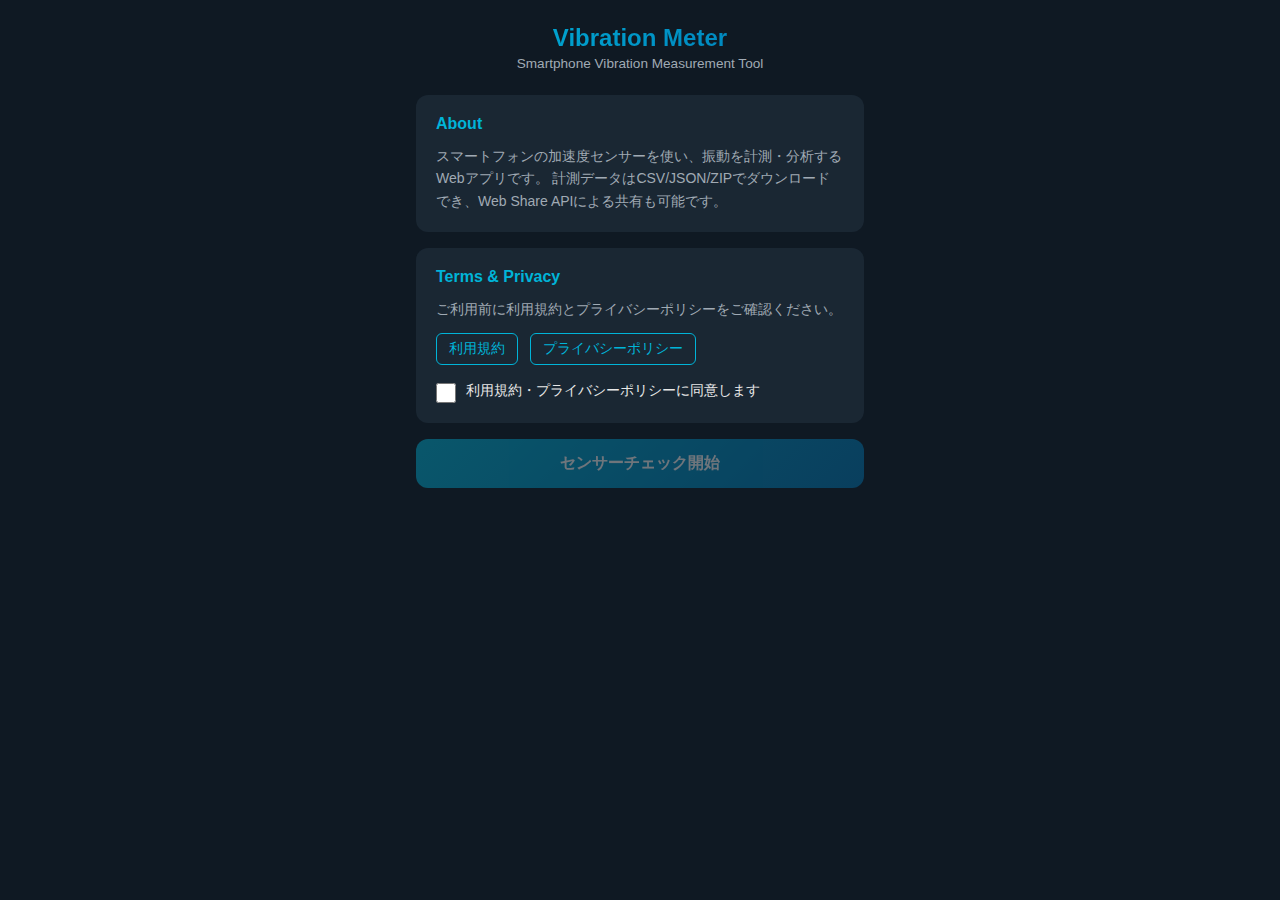
<file: index.html>
<!DOCTYPE html>
<html lang="ja">
<head>
<meta charset="UTF-8">
<meta name="viewport" content="width=device-width, initial-scale=1.0, user-scalable=no">
<title>Smartphone Vibration Meter</title>
<style>
:root {
  --bg: #0f1923;
  --surface: #1a2733;
  --surface2: #243442;
  --accent: #00b4d8;
  --accent2: #0077b6;
  --danger: #e63946;
  --success: #2a9d8f;
  --warn: #e9c46a;
  --text: #e8e8e8;
  --text2: #a0aab4;
  --radius: 12px;
}
* { margin: 0; padding: 0; box-sizing: border-box; }
body {
  font-family: -apple-system, BlinkMacSystemFont, 'Segoe UI', Roboto, sans-serif;
  background: var(--bg);
  color: var(--text);
  min-height: 100dvh;
  display: flex;
  flex-direction: column;
  align-items: center;
}
.container {
  width: 100%;
  max-width: 480px;
  padding: 24px 16px;
}
h1 {
  font-size: 1.5rem;
  text-align: center;
  margin-bottom: 4px;
  background: linear-gradient(135deg, var(--accent), var(--accent2));
  -webkit-background-clip: text;
  -webkit-text-fill-color: transparent;
}
.subtitle {
  text-align: center;
  color: var(--text2);
  font-size: 0.85rem;
  margin-bottom: 24px;
}
.card {
  background: var(--surface);
  border-radius: var(--radius);
  padding: 20px;
  margin-bottom: 16px;
}
.card h2 {
  font-size: 1rem;
  margin-bottom: 12px;
  color: var(--accent);
}
.card p {
  font-size: 0.875rem;
  color: var(--text2);
  line-height: 1.6;
}
.legal-links {
  display: flex;
  gap: 12px;
  margin-top: 12px;
}
.legal-links a {
  color: var(--accent);
  text-decoration: none;
  font-size: 0.85rem;
  padding: 6px 12px;
  border: 1px solid var(--accent);
  border-radius: 6px;
  transition: background 0.2s;
}
.legal-links a:hover {
  background: rgba(0, 180, 216, 0.15);
}
.consent-row {
  display: flex;
  align-items: flex-start;
  gap: 10px;
  margin-top: 16px;
}
.consent-row input[type="checkbox"] {
  width: 20px;
  height: 20px;
  accent-color: var(--accent);
  flex-shrink: 0;
  margin-top: 2px;
}
.consent-row label {
  font-size: 0.85rem;
  color: var(--text);
  cursor: pointer;
  line-height: 1.5;
}
.btn {
  display: block;
  width: 100%;
  padding: 14px;
  border: none;
  border-radius: var(--radius);
  font-size: 1rem;
  font-weight: 600;
  cursor: pointer;
  transition: opacity 0.2s, transform 0.1s;
  text-align: center;
  text-decoration: none;
}
.btn:active { transform: scale(0.98); }
.btn:disabled {
  opacity: 0.4;
  cursor: not-allowed;
  transform: none;
}
.btn-primary {
  background: linear-gradient(135deg, var(--accent), var(--accent2));
  color: #fff;
}
.btn-success {
  background: var(--success);
  color: #fff;
}
.check-item {
  display: flex;
  align-items: center;
  gap: 10px;
  padding: 8px 0;
  font-size: 0.875rem;
  border-bottom: 1px solid var(--surface2);
}
.check-item:last-child { border-bottom: none; }
.check-icon {
  width: 24px;
  height: 24px;
  border-radius: 50%;
  display: flex;
  align-items: center;
  justify-content: center;
  font-size: 0.75rem;
  flex-shrink: 0;
}
.check-icon.ok { background: var(--success); }
.check-icon.ng { background: var(--danger); }
.check-icon.wait { background: var(--surface2); }
.check-icon.warn { background: var(--warn); color: #333; }
.result-box {
  margin-top: 16px;
  padding: 12px;
  border-radius: 8px;
  font-size: 0.85rem;
  font-weight: 600;
  text-align: center;
}
.result-ok { background: rgba(42,157,143,0.2); color: var(--success); }
.result-ng { background: rgba(230,57,70,0.2); color: var(--danger); }
.result-warn { background: rgba(233,196,106,0.2); color: var(--warn); }
#diagnostics { display: none; }
#goApp {
  display: none;
  margin-top: 12px;
}
.spinner {
  display: inline-block;
  width: 18px;
  height: 18px;
  border: 2px solid var(--surface2);
  border-top-color: var(--accent);
  border-radius: 50%;
  animation: spin 0.8s linear infinite;
}
@keyframes spin { to { transform: rotate(360deg); } }
</style>
</head>
<body>
<div class="container">
  <h1>Vibration Meter</h1>
  <p class="subtitle">Smartphone Vibration Measurement Tool</p>

  <div class="card">
    <h2>About</h2>
    <p>
      スマートフォンの加速度センサーを使い、振動を計測・分析するWebアプリです。
      計測データはCSV/JSON/ZIPでダウンロードでき、Web Share APIによる共有も可能です。
    </p>
  </div>

  <div class="card">
    <h2>Terms & Privacy</h2>
    <p>ご利用前に利用規約とプライバシーポリシーをご確認ください。</p>
    <div class="legal-links">
      <a href="legal/terms.html">利用規約</a>
      <a href="legal/privacy.html">プライバシーポリシー</a>
    </div>
    <div class="consent-row">
      <input type="checkbox" id="consentCheck">
      <label for="consentCheck">利用規約・プライバシーポリシーに同意します</label>
    </div>
  </div>

  <button class="btn btn-primary" id="startCheck" disabled>
    センサーチェック開始
  </button>

  <div class="card" id="diagnostics">
    <h2>Sensor Diagnostics</h2>
    <div id="checkList"></div>
    <div id="resultBox"></div>
  </div>

  <a class="btn btn-success" id="goApp" href="app/index.html">
    計測画面へ進む
  </a>

  <a class="btn btn-secondary" id="goViewer" href="app/index.html" style="display:none; margin-top:12px; background:var(--surface); color:var(--text); border:1px solid var(--surface2);">
    閲覧モードで進む（インポートのみ）
  </a>
</div>

<script>
(function() {
  const consentCheck = document.getElementById('consentCheck');
  const startCheck = document.getElementById('startCheck');
  const diagnostics = document.getElementById('diagnostics');
  const checkList = document.getElementById('checkList');
  const resultBox = document.getElementById('resultBox');
  const goApp = document.getElementById('goApp');
  const goViewer = document.getElementById('goViewer');

  // Restore consent from localStorage
  if (localStorage.getItem('vibmeter_consent') === 'true') {
    consentCheck.checked = true;
    startCheck.disabled = false;
  }

  consentCheck.addEventListener('change', function() {
    startCheck.disabled = !this.checked;
    if (this.checked) {
      localStorage.setItem('vibmeter_consent', 'true');
    } else {
      localStorage.removeItem('vibmeter_consent');
    }
  });

  startCheck.addEventListener('click', async function() {
    this.disabled = true;
    diagnostics.style.display = 'block';
    checkList.innerHTML = '';
    resultBox.innerHTML = '';
    goApp.style.display = 'none';
    goViewer.style.display = 'none';

    const results = [];

    // 1. HTTPS Check
    const isSecure = window.isSecureContext;
    results.push({ label: 'HTTPS (Secure Context)', ok: isSecure });
    renderChecks(results);

    if (!isSecure) {
      showResult('ng', 'HTTPS環境が必要です。GitHub PagesなどHTTPS対応のホストでお試しください。');
      showViewerMode();
      startCheck.disabled = false;
      return;
    }

    // 2. DeviceMotionEvent
    const hasMotion = typeof DeviceMotionEvent !== 'undefined';
    results.push({ label: 'DeviceMotionEvent', ok: hasMotion });
    renderChecks(results);

    if (!hasMotion) {
      showResult('ng', 'このブラウザはDeviceMotionEventに非対応です。Chrome/Safariをお試しください。');
      showViewerMode();
      startCheck.disabled = false;
      return;
    }

    // 3. Permission (iOS)
    let needsPermission = typeof DeviceMotionEvent.requestPermission === 'function';
    if (needsPermission) {
      results.push({ label: 'iOS Permission Request', status: 'requesting' });
      renderChecks(results);
      try {
        const perm = await DeviceMotionEvent.requestPermission();
        const granted = perm === 'granted';
        results[results.length - 1] = { label: 'iOS Permission', ok: granted };
        renderChecks(results);
        if (!granted) {
          showResult('ng', 'センサーの権限が拒否されました。ブラウザの設定からモーションセンサーを許可してください。');
          showViewerMode();
          startCheck.disabled = false;
          return;
        }
      } catch (e) {
        results[results.length - 1] = { label: 'iOS Permission', ok: false };
        renderChecks(results);
        showResult('ng', '権限リクエストに失敗しました: ' + e.message);
        showViewerMode();
        startCheck.disabled = false;
        return;
      }
    } else {
      results.push({ label: 'Permission', ok: true, note: 'Not required' });
      renderChecks(results);
    }

    // 4. Probe sensor events
    results.push({ label: 'Sensor Probe (2s)', status: 'probing' });
    renderChecks(results);

    const probeResult = await probeSensor(2000);

    if (!probeResult.hasEvents) {
      results[results.length - 1] = { label: 'Sensor Probe', ok: false };
      renderChecks(results);
      showResult('ng', 'センサーイベントが取得できませんでした。デスクトップPCでは計測できません。');
      showViewerMode();
      startCheck.disabled = false;
      return;
    }

    results[results.length - 1] = {
      label: 'Sensor Probe: ' + probeResult.count + ' events',
      ok: true
    };
    renderChecks(results);

    // 5. Capability Profile
    const profile = {
      sensorAvailable: true,
      needsPermission: needsPermission,
      hasAccG: probeResult.hasAccG,
      hasAcc: probeResult.hasAcc,
      hasRotationRate: probeResult.hasRotation,
      fsHz: probeResult.fsHz,
      eventCount: probeResult.count
    };

    results.push({
      label: 'Sampling Rate: ~' + profile.fsHz.toFixed(1) + ' Hz',
      ok: profile.fsHz >= 10,
      warn: profile.fsHz < 25 && profile.fsHz >= 10
    });

    if (!profile.hasAccG && !profile.hasAcc) {
      results.push({ label: 'Acceleration Data', ok: false });
      renderChecks(results);
      showResult('ng', '加速度データが取得できません。このデバイスでは計測できません。');
      showViewerMode();
      startCheck.disabled = false;
      return;
    }

    results.push({
      label: 'Acceleration: ' + (profile.hasAccG ? 'incl. gravity' : 'linear'),
      ok: true
    });
    renderChecks(results);

    // Save profile
    sessionStorage.setItem('vibmeter_profile', JSON.stringify(profile));

    if (profile.fsHz < 25) {
      showResult('warn', 'センサーOK。サンプリングレートが低いため、スペクトル表示は参考値になります。');
    } else {
      showResult('ok', 'センサーチェック完了。計測可能です。');
    }

    goApp.style.display = 'block';
    startCheck.disabled = false;
  });

  function probeSensor(durationMs) {
    return new Promise(resolve => {
      const timestamps = [];
      let hasAccG = false;
      let hasAcc = false;
      let hasRotation = false;

      function handler(e) {
        timestamps.push(performance.now());

        if (e.accelerationIncludingGravity) {
          const g = e.accelerationIncludingGravity;
          if (g.x !== null || g.y !== null || g.z !== null) hasAccG = true;
        }
        if (e.acceleration) {
          const a = e.acceleration;
          if (a.x !== null || a.y !== null || a.z !== null) hasAcc = true;
        }
        if (e.rotationRate) {
          const r = e.rotationRate;
          if (r.alpha !== null || r.beta !== null || r.gamma !== null) hasRotation = true;
        }
      }

      window.addEventListener('devicemotion', handler);

      setTimeout(() => {
        window.removeEventListener('devicemotion', handler);

        let fsHz = 0;
        if (timestamps.length >= 2) {
          const intervals = [];
          for (let i = 1; i < timestamps.length; i++) {
            intervals.push(timestamps[i] - timestamps[i - 1]);
          }
          const avgInterval = intervals.reduce((a, b) => a + b, 0) / intervals.length;
          fsHz = 1000 / avgInterval;
        }

        resolve({
          hasEvents: timestamps.length > 0,
          count: timestamps.length,
          hasAccG,
          hasAcc,
          hasRotation,
          fsHz
        });
      }, durationMs);
    });
  }

  function renderChecks(items) {
    checkList.innerHTML = items.map(item => {
      let iconClass = 'wait';
      let iconText = '...';
      if (item.status === 'requesting' || item.status === 'probing') {
        iconText = '<span class="spinner"></span>';
      } else if (item.ok === true && item.warn) {
        iconClass = 'warn';
        iconText = '!';
      } else if (item.ok === true) {
        iconClass = 'ok';
        iconText = '\u2713';
      } else if (item.ok === false) {
        iconClass = 'ng';
        iconText = '\u2717';
      }
      const note = item.note ? ' <span style="color:var(--text2)">(' + item.note + ')</span>' : '';
      return '<div class="check-item"><span class="check-icon ' + iconClass + '">' + iconText + '</span><span>' + item.label + note + '</span></div>';
    }).join('');
  }

  function showViewerMode() {
    // Save a no-sensor profile so app.js knows to disable measurement
    sessionStorage.setItem('vibmeter_profile', JSON.stringify({
      sensorAvailable: false,
      needsPermission: false,
      hasAccG: false,
      hasAcc: false,
      hasRotationRate: false,
      fsHz: 0,
      eventCount: 0
    }));
    goViewer.style.display = 'block';
  }

  function showResult(type, message) {
    const cls = type === 'ok' ? 'result-ok' : type === 'warn' ? 'result-warn' : 'result-ng';
    resultBox.innerHTML = '<div class="result-box ' + cls + '">' + message + '</div>';
  }
})();
</script>
</body>
</html>
</file>
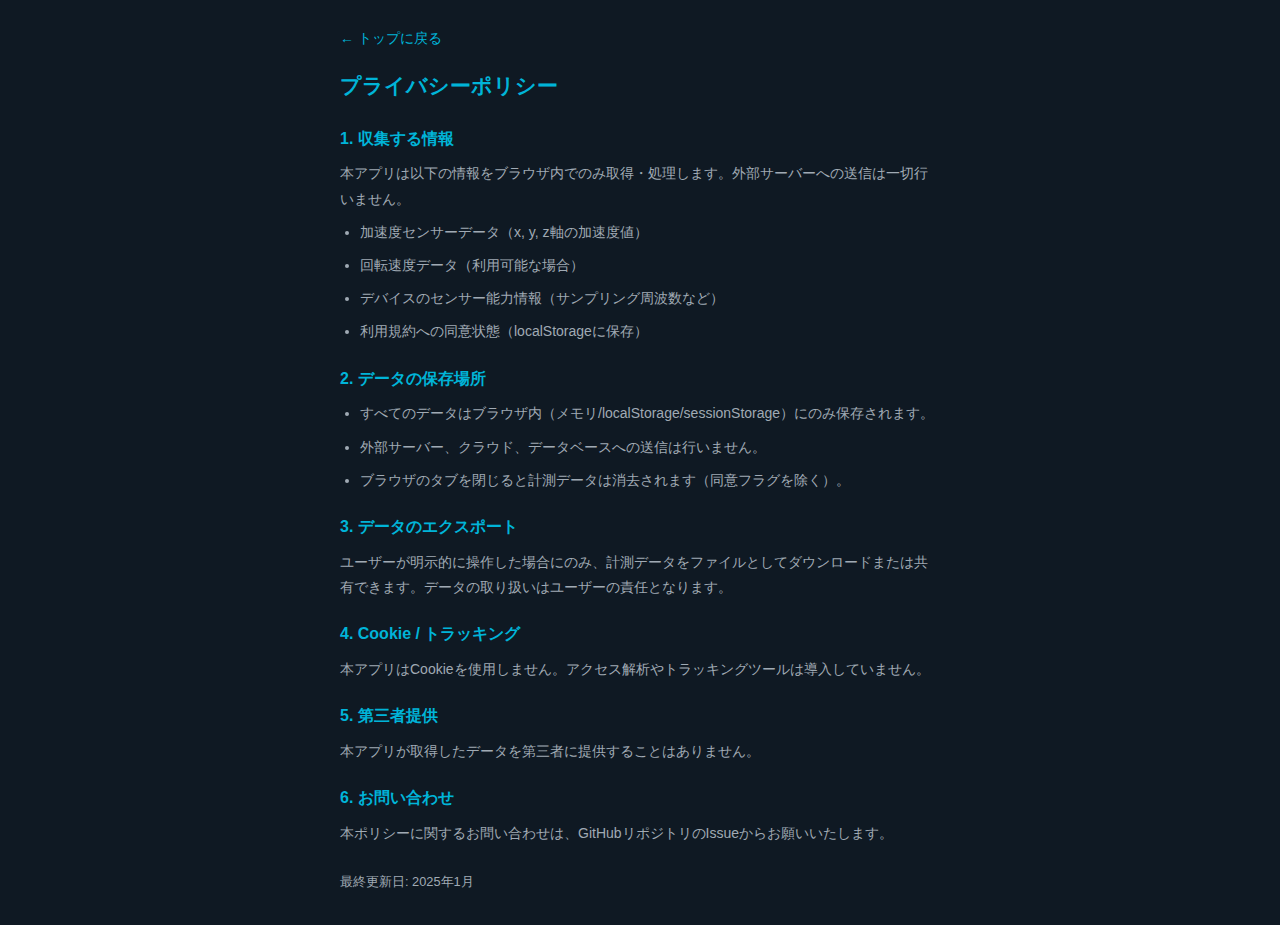
<file: legal/privacy.html>
<!DOCTYPE html>
<html lang="ja">
<head>
<meta charset="UTF-8">
<meta name="viewport" content="width=device-width, initial-scale=1.0">
<title>プライバシーポリシー - Vibration Meter</title>
<style>
:root {
  --bg: #0f1923;
  --surface: #1a2733;
  --accent: #00b4d8;
  --text: #e8e8e8;
  --text2: #a0aab4;
  --radius: 12px;
}
* { margin: 0; padding: 0; box-sizing: border-box; }
body {
  font-family: -apple-system, BlinkMacSystemFont, 'Segoe UI', Roboto, sans-serif;
  background: var(--bg);
  color: var(--text);
  padding: 24px 16px;
  line-height: 1.8;
}
.container { max-width: 600px; margin: 0 auto; }
h1 { color: var(--accent); font-size: 1.3rem; margin-bottom: 20px; }
h2 { font-size: 1rem; margin: 20px 0 8px; color: var(--accent); }
p, li { font-size: 0.875rem; color: var(--text2); margin-bottom: 8px; }
ul { padding-left: 20px; }
a { color: var(--accent); }
.back { display: inline-block; margin-bottom: 16px; color: var(--accent); text-decoration: none; font-size: 0.875rem; }
</style>
</head>
<body>
<div class="container">
  <a class="back" href="../index.html">&larr; トップに戻る</a>
  <h1>プライバシーポリシー</h1>

  <h2>1. 収集する情報</h2>
  <p>本アプリは以下の情報をブラウザ内でのみ取得・処理します。外部サーバーへの送信は一切行いません。</p>
  <ul>
    <li>加速度センサーデータ（x, y, z軸の加速度値）</li>
    <li>回転速度データ（利用可能な場合）</li>
    <li>デバイスのセンサー能力情報（サンプリング周波数など）</li>
    <li>利用規約への同意状態（localStorageに保存）</li>
  </ul>

  <h2>2. データの保存場所</h2>
  <ul>
    <li>すべてのデータはブラウザ内（メモリ/localStorage/sessionStorage）にのみ保存されます。</li>
    <li>外部サーバー、クラウド、データベースへの送信は行いません。</li>
    <li>ブラウザのタブを閉じると計測データは消去されます（同意フラグを除く）。</li>
  </ul>

  <h2>3. データのエクスポート</h2>
  <p>ユーザーが明示的に操作した場合にのみ、計測データをファイルとしてダウンロードまたは共有できます。データの取り扱いはユーザーの責任となります。</p>

  <h2>4. Cookie / トラッキング</h2>
  <p>本アプリはCookieを使用しません。アクセス解析やトラッキングツールは導入していません。</p>

  <h2>5. 第三者提供</h2>
  <p>本アプリが取得したデータを第三者に提供することはありません。</p>

  <h2>6. お問い合わせ</h2>
  <p>本ポリシーに関するお問い合わせは、GitHubリポジトリのIssueからお願いいたします。</p>

  <p style="margin-top: 24px; font-size: 0.8rem; color: var(--text2);">最終更新日: 2025年1月</p>
</div>
</body>
</html>
</file>
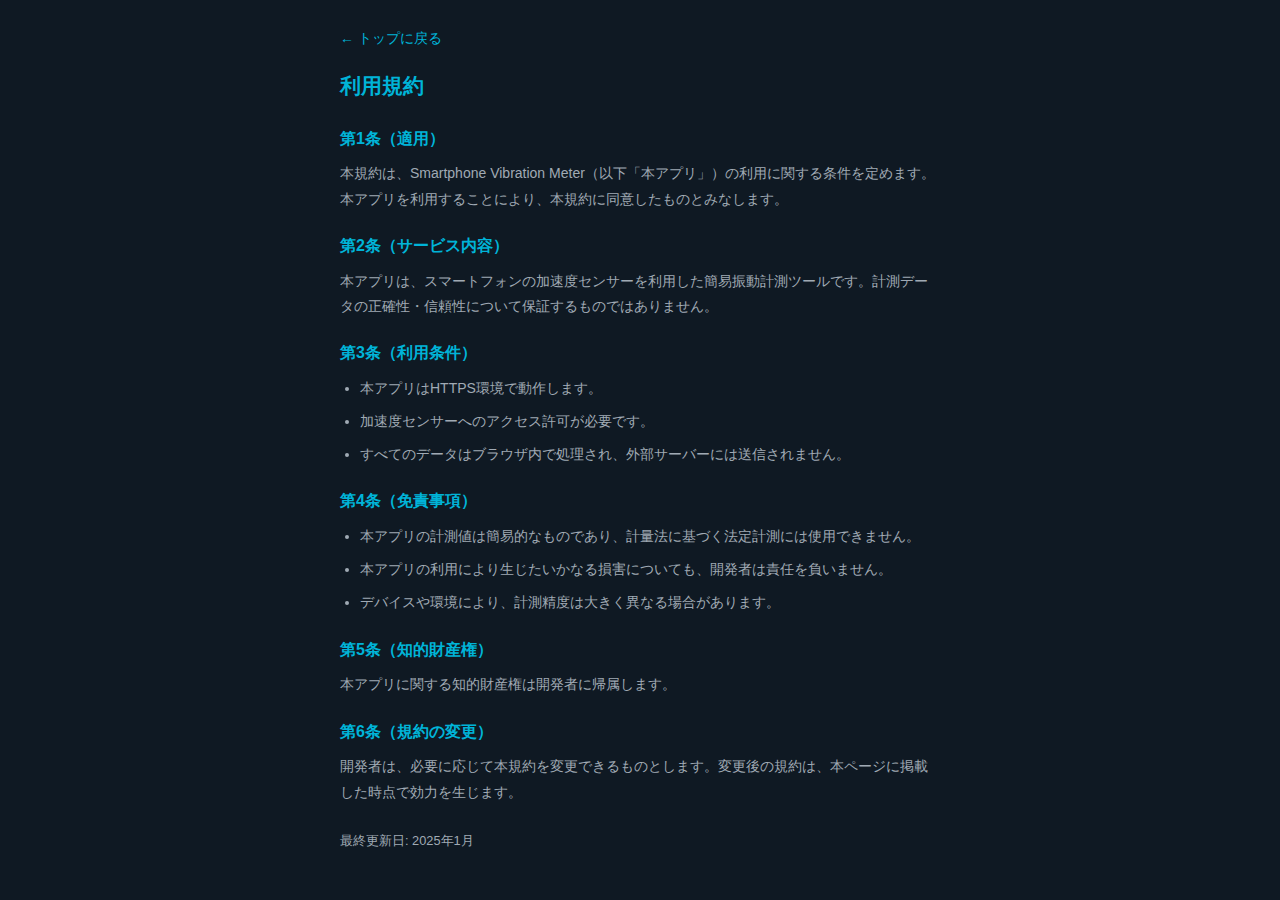
<file: legal/terms.html>
<!DOCTYPE html>
<html lang="ja">
<head>
<meta charset="UTF-8">
<meta name="viewport" content="width=device-width, initial-scale=1.0">
<title>利用規約 - Vibration Meter</title>
<style>
:root {
  --bg: #0f1923;
  --surface: #1a2733;
  --accent: #00b4d8;
  --text: #e8e8e8;
  --text2: #a0aab4;
  --radius: 12px;
}
* { margin: 0; padding: 0; box-sizing: border-box; }
body {
  font-family: -apple-system, BlinkMacSystemFont, 'Segoe UI', Roboto, sans-serif;
  background: var(--bg);
  color: var(--text);
  padding: 24px 16px;
  line-height: 1.8;
}
.container { max-width: 600px; margin: 0 auto; }
h1 { color: var(--accent); font-size: 1.3rem; margin-bottom: 20px; }
h2 { font-size: 1rem; margin: 20px 0 8px; color: var(--accent); }
p, li { font-size: 0.875rem; color: var(--text2); margin-bottom: 8px; }
ul { padding-left: 20px; }
a { color: var(--accent); }
.back { display: inline-block; margin-bottom: 16px; color: var(--accent); text-decoration: none; font-size: 0.875rem; }
</style>
</head>
<body>
<div class="container">
  <a class="back" href="../index.html">&larr; トップに戻る</a>
  <h1>利用規約</h1>

  <h2>第1条（適用）</h2>
  <p>本規約は、Smartphone Vibration Meter（以下「本アプリ」）の利用に関する条件を定めます。本アプリを利用することにより、本規約に同意したものとみなします。</p>

  <h2>第2条（サービス内容）</h2>
  <p>本アプリは、スマートフォンの加速度センサーを利用した簡易振動計測ツールです。計測データの正確性・信頼性について保証するものではありません。</p>

  <h2>第3条（利用条件）</h2>
  <ul>
    <li>本アプリはHTTPS環境で動作します。</li>
    <li>加速度センサーへのアクセス許可が必要です。</li>
    <li>すべてのデータはブラウザ内で処理され、外部サーバーには送信されません。</li>
  </ul>

  <h2>第4条（免責事項）</h2>
  <ul>
    <li>本アプリの計測値は簡易的なものであり、計量法に基づく法定計測には使用できません。</li>
    <li>本アプリの利用により生じたいかなる損害についても、開発者は責任を負いません。</li>
    <li>デバイスや環境により、計測精度は大きく異なる場合があります。</li>
  </ul>

  <h2>第5条（知的財産権）</h2>
  <p>本アプリに関する知的財産権は開発者に帰属します。</p>

  <h2>第6条（規約の変更）</h2>
  <p>開発者は、必要に応じて本規約を変更できるものとします。変更後の規約は、本ページに掲載した時点で効力を生じます。</p>

  <p style="margin-top: 24px; font-size: 0.8rem; color: var(--text2);">最終更新日: 2025年1月</p>
</div>
</body>
</html>
</file>
